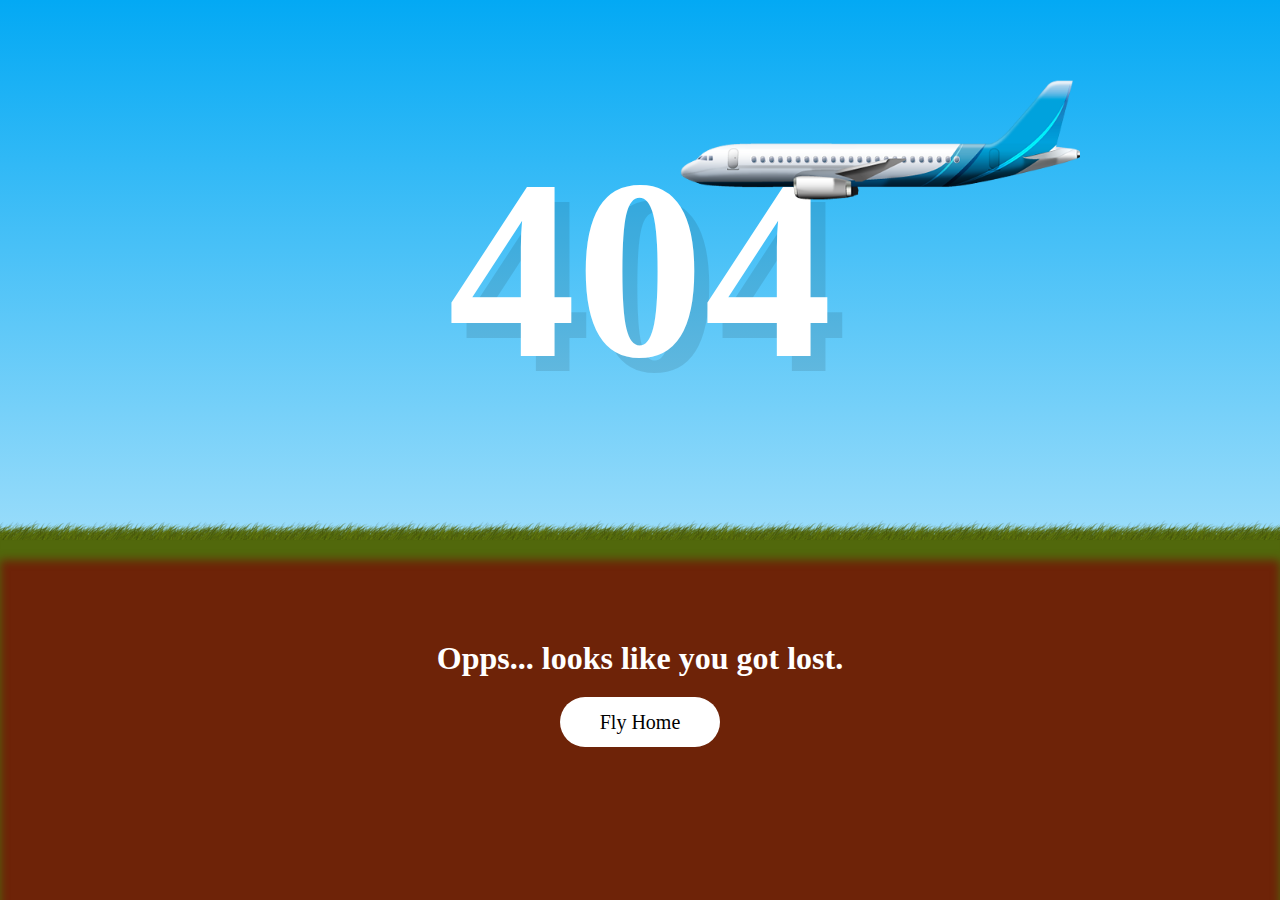
<file: 404-animated-page/index.html>
<!DOCTYPE html>
<html lang="en">
<head>
  <meta charset="UTF-8">
  <meta name="viewport" content="width=device-width, initial-scale=1.0">
  <title>404 Page Not Found</title>
  <link rel="stylesheet" href="style.css">
</head>
<body>
  <div class="error">
    <div class="sky">
      <h2><span>4</span><span>0</span><span>4</span></h2>
      <div class="grass"></div>
      <img src="img/plane.png" class="plane" alt="Plane">
    </div>
    <div class="field">
      <h2>Opps... looks like you got lost.</h2>
      <a href="#">Fly Home</a>
    </div>
  </div>
</body>
</html>
</file>
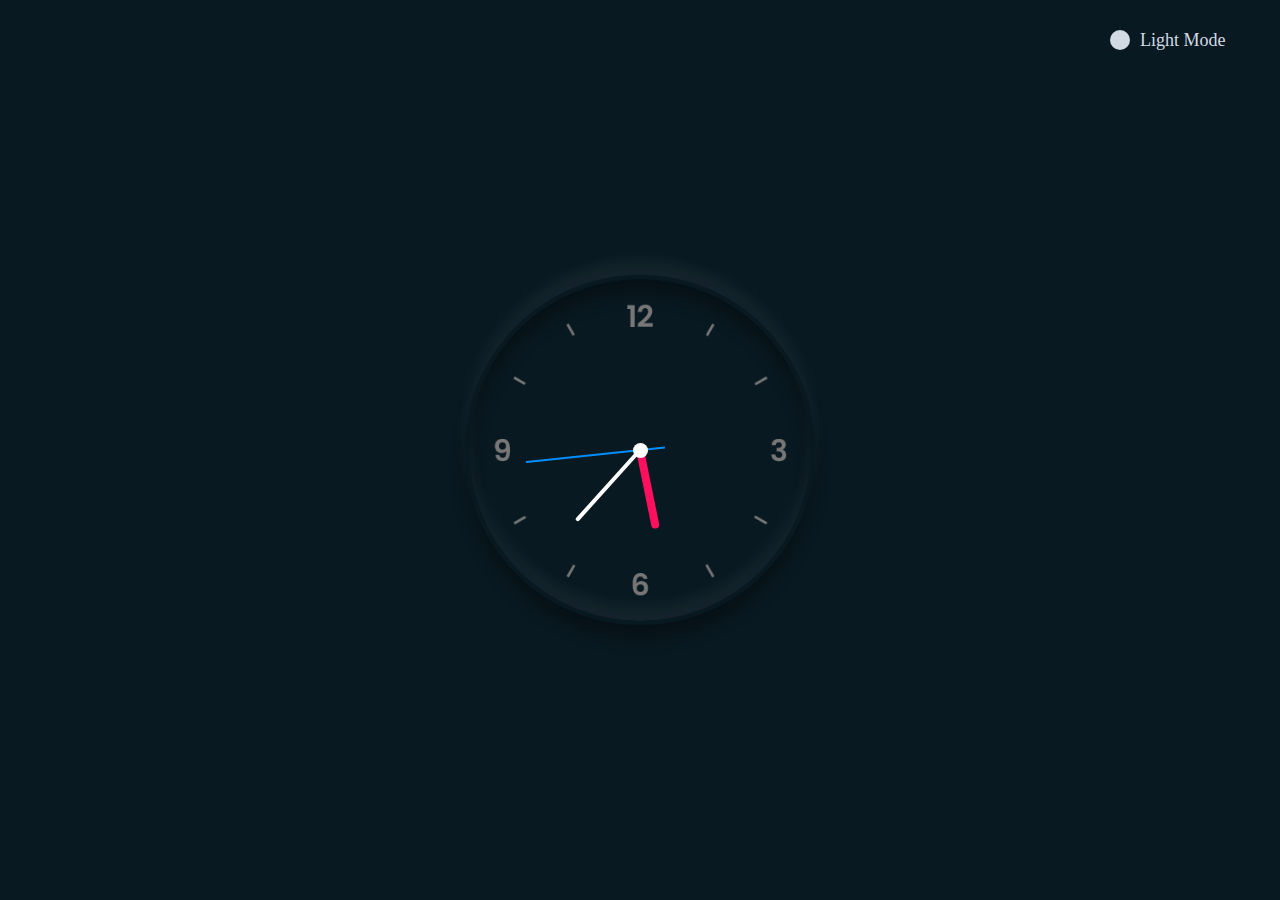
<file: analog-clock-darkmode/index.html>
<!DOCTYPE html>
<html lang="en">
<head>
  <meta charset="UTF-8">
  <meta name="viewport" content="width=device-width, initial-scale=1.0">
  <title>Js Analog Clock with Darkmode Option</title>
  <link rel="stylesheet" href="style.css">
</head>
<body>
  <div class="clock">
    <div class="hour">
      <div class="hr" id="hr"></div>
    </div>
    <div class="min">
      <div class="mn" id="mn"></div>
    </div>
    <div class="sec">
      <div class="sc" id="sc"></div>
    </div>
  </div>
  <div class="toggleClass" onclick="toggleClass()"></div>
  <script src="script.js"></script>
</body>
</html>
</file>
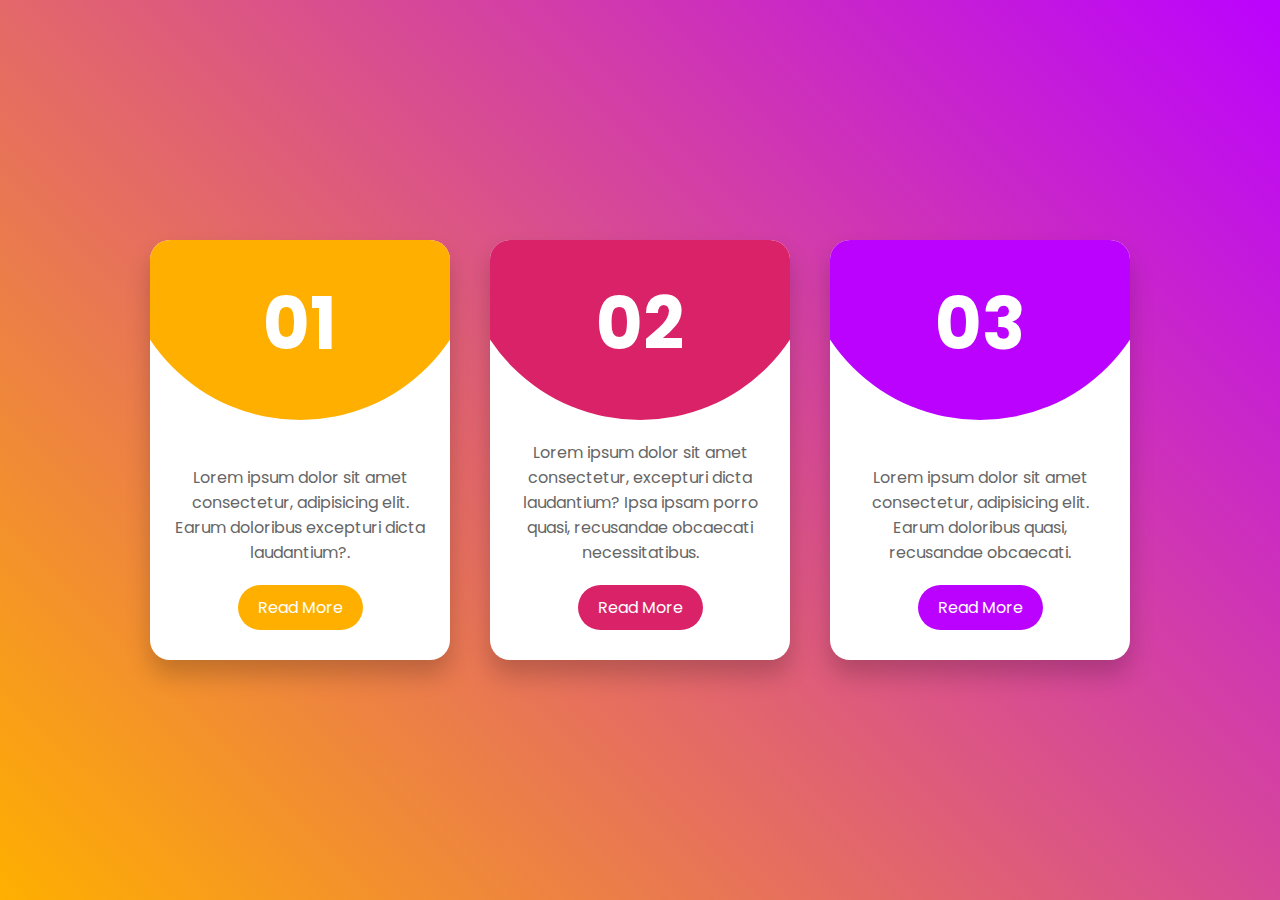
<file: responsive-card/index.html>
<!DOCTYPE html>
<html lang="en">
<head>
  <meta charset="UTF-8">
  <meta name="viewport" content="width=device-width, initial-scale=1.0">
  <title>Responsive CSS Card Hover Effects</title>
  <link rel="stylesheet" href="style.css">
</head>
<body>
  <div class="container">
    <div class="card">
      <div class="circle">
        <h2>01</h2>
      </div>
      <div class="content">
        <p>Lorem ipsum dolor sit amet consectetur, adipisicing elit. Earum doloribus excepturi dicta laudantium?.</p>
        <a href="#">Read More</a>
      </div>
    </div>
    <div class="card">
      <div class="circle">
        <h2>02</h2>
      </div>
      <div class="content">
        <p>Lorem ipsum dolor sit amet consectetur, excepturi dicta laudantium? Ipsa ipsam porro quasi, recusandae obcaecati necessitatibus.</p>
        <a href="#">Read More</a>
      </div>
    </div>
    <div class="card">
      <div class="circle">
        <h2>03</h2>
      </div>
      <div class="content">
        <p>Lorem ipsum dolor sit amet consectetur, adipisicing elit. Earum doloribus quasi, recusandae obcaecati.</p>
        <a href="#">Read More</a>
      </div>
    </div>
  </div>
</body>
</html>
</file>
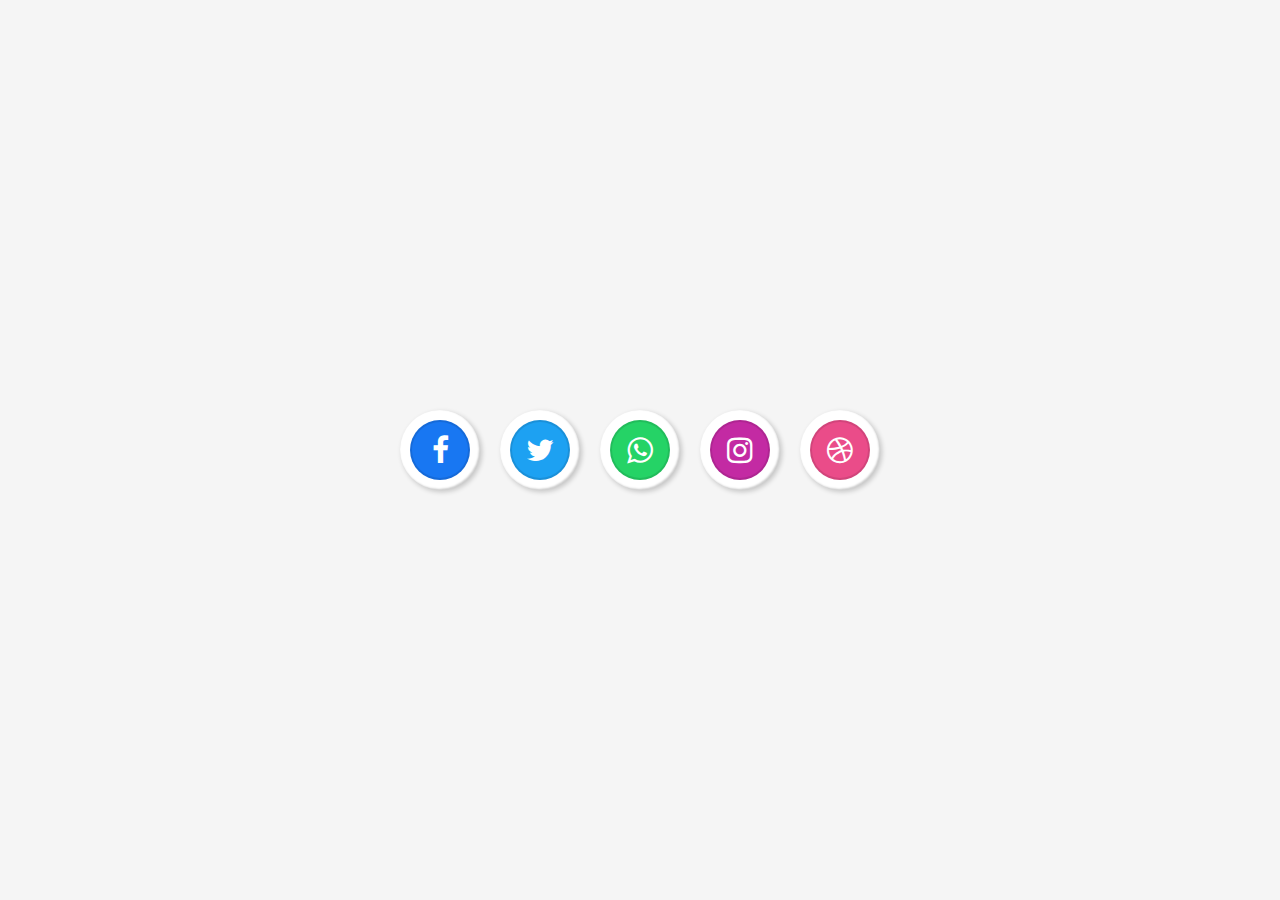
<file: social-icons-hover/index.html>
<!DOCTYPE html>
<html lang="en">
<head>
  <meta charset="UTF-8">
  <meta name="viewport" content="width=device-width, initial-scale=1.0">
  <title>Social Media Icon Hover Effect</title>
  <link rel="stylesheet" href="https://stackpath.bootstrapcdn.com/font-awesome/4.7.0/css/font-awesome.min.css">
  <link rel="stylesheet" href="style.css">
</head>
<body>
  <ul>
    <li><a href="#"><i class="fa fa-facebook" aria-hidden="true"></i></a></li>
    <li><a href="#"><i class="fa fa-twitter" aria-hidden="true"></i></a></li>
    <li><a href="#"><i class="fa fa-whatsapp" aria-hidden="true"></i></a></li>
    <li><a href="#"><i class="fa fa-instagram" aria-hidden="true"></i></a></li>
    <li><a href="#"><i class="fa fa-dribbble" aria-hidden="true"></i></a></li>
  </ul>
</body>
</html>
</file>
<file: 404-animated-page/style.css>
* {
  margin: 0;
  padding: 0;
  box-sizing: border-box;
  font-family: consolas;
}

.error {
  min-height: 100vh;
  background: linear-gradient(0deg, #fff, #03a9f4);
}

.sky {
  position: relative;
  widows: 100%;
  height: 60vh;
  display: flex;
  justify-content: center;
  align-items: center;
}

.sky h2 {
  font-size: 16em;
  color: white;
  text-shadow: 15px 15px rgba(0, 0, 0, 0.1);
}

.sky h2 span {
  display: inline-block;
  animation: animate 2s ease-in-out infinite;
}

.sky h2 span:nth-child(even) {
  animation-delay: -1s;
}

@keyframes animate {
  0%, 100% {
    transform: translateY(-50px);
  }
  50% {
    transform: translateY(50px);
  }
}

.field {
  padding: 100px;
  height: 40vh;
  background: #6e2308;
  box-shadow: inset 0 20px 10px #51680c;
  text-align: center;
}

.field h2 {
  color: #fff;
  font-size: 2em;
  margin-bottom: 20px;
}

.field a {
  background: #fff;
  color: #000;
  width: 160px;
  height: 50px;
  line-height: 50px;
  border-radius: 50px;
  display: inline-block;
  text-decoration: none;
  font-size: 20px;
}

.plane {
  position: absolute;
  bottom: 200px;
  right: 200px;
  max-width: 400px;
}

.grass {
  position: absolute;
  bottom: 0;
  width: 100%;
  height: 20px;
  background: url(img/grass.png);
  background-position: bottom;
  animation: animateGrass 0.2s linear infinite;
}

@keyframes animateGrass {
  0% {
    background-position: -94px 0;
  }
  100% {
    background-position: 0 0;
  }
}
</file>
<file: analog-clock-darkmode/style.css>
* {
  margin: 0;
  padding: 0;
  box-sizing: border-box;
}

body {
  display: flex;
  justify-content: center;
  align-items: center;
  min-height: 100vh;
  background: #091921;
}

body.light {
  background: #d1dae3;
}

.clock {
  width: 350px;
  height: 350px;
  display: flex;
  justify-content: center;
  align-items: center;
  background: url(img/clock.png);
  background-size: cover;
  border: 4px solid #091921;
  border-radius: 50%;
  box-shadow: 0 -15px 15px rgba(255, 255, 255, 0.05),
          inset 0 -15px 15px rgba(255, 255, 255, 0.05),
          0 15px 15px rgba(0, 0, 0, 0.3),
          inset 0 15px 15px rgba(0, 0, 0, 0.3);
}

body.light .clock {
  background: #d1dae3 url(img/clock.png);
  background-size: cover;
  border: 4px solid #cad3dc;
  box-shadow: -8px -8px 15px rgba(255, 255, 255, 0.5),
               10px 10px 10px rgba(0, 0, 0, 0.3),
          inset -8px -8px 15px rgba(255, 255, 255, 0.5),
          inset 10px 10px 1opx rgba(0, 0, 0, 0.1);
}

.clock::before {
  content: '';
  position: absolute;
  width: 15px;
  height: 15px;
  background: #fff;
  border-radius: 50%;
  z-index: 10000;
}

body.light .clock::before {
  background: #008eff;
}

.clock .hour,
.clock .min,
.clock .sec {
  position: absolute;
}

.clock .hour, .hr {
  width: 160px;
  height: 160px;
}

.clock .min, .mn {
  width: 190px;
  height: 190px;
}

.clock .sec, .sc {
  width: 230px;
  height: 230px;
}


.hr, .mn, .sc {
  display: flex;
  justify-content: center;
  position: absolute;
  border-radius: 50%;
}

.hr:before {
  content: '';
  position: absolute;
  width: 8px;
  height: 80px;
  background: #ff105e;
  z-index: 10;
  border-radius: 6px 6px 0 0;
}

.mn:before {
  content: '';
  position: absolute;
  width: 4px;
  height: 90px;
  background: #fff;
  z-index: 11;
  border-radius: 6px 6px 0 0;
}

body.light .mn:before {
  background: #091921;
}

.sc::before {
  content: '';
  position: absolute;
  width: 2px;
  height: 140px;
  background: #008eff;
  z-index: 12;
  border-radius: 6px 6px 0 0;
}


.toggleClass {
  position: absolute;
  top: 30px;
  right: 150px;
  width: 20px;
  height: 20px;
  font-size: 18px;
  border-radius: 50%;
  background: #d1dae3;
  color: #d1dae3;
  font-family: consolas;
  cursor: pointer;
  display: flex;
  align-items: center;
}

.toggleClass::before {
  position: absolute;
  content: 'Light Mode';
  white-space: nowrap;
  left: 30px;
}

body.light .toggleClass {
  background: #091921;
  color: #091921;
}

body.light .toggleClass::before {
  content: 'Dark Mode';
}
</file>
<file: responsive-card/style.css>
@import url('https://fonts.googleapis.com/css2?family=Poppins:wght@300;400;500;600;700;800;900&display=swap');

* {
  margin: 0;
  padding: 0;
  box-sizing: border-box;
  font-family: 'Poppins', sans-serif;
}

body {
  display: flex;
  justify-content: center;
  align-items: center;
  min-height: 100vh;
  background: linear-gradient(45deg, #ffaf00, #bb02ff);
  background-attachment: fixed;
}

.container {
  position: relative;
  width: 100vw;
  padding: 20px;
  display: flex;
  justify-content: center;
  align-items: center;
  flex-wrap: wrap;
}

.card {
  position: relative;
  width: 300px;
  height: 420px;
  background: white;
  margin: 20px;
  border-radius: 20px;
  overflow: hidden;
  box-shadow: 0 15px 25px rgba(0, 0, 0, 0.2);
  transition: .6s;
}

.circle {
  position: relative;
  width: 100%;
  height: 100%;
  background: black;
  clip-path: circle(180px at center 0);
  text-align: center;
}

h2 {
  color: white;
  font-size: 4.5em;
  padding: 30px 0;
}

.content {
  position: absolute;
  bottom: 10px;
  padding: 20px;
  text-align: center;
}

p {
  color: #666;
}

a {
  position: relative;
  display: inline-block;
  padding: 10px 20px;
  background: black;
  color: white;
  border-radius: 40px;
  text-decoration: none;
  margin-top: 20px;
}

.card:nth-child(1) .circle,
.card:nth-child(1) .content a {
  background: #ffaf00;
}

.card:nth-child(2) .circle,
.card:nth-child(2) .content a {
  background: #da2268;
}

.card:nth-child(3) .circle,
.card:nth-child(3) .content a {
  background: #bb02ff;
}

.container:hover .card {
  filter: blur(20px);
  transform: scale(0.9);
  opacity: .5;
}

.container .card:hover {
  filter: blur(0px);
  transform: scale(1.1);
  opacity: 1;
}
</file>
<file: social-icons-hover/style.css>
* {
  margin: 0;
  padding: 0;
  box-sizing: border-box;
}

body {
  display: flex;
  justify-content: center;
  align-items: center;
  min-height: 100vh;
  background: #f5f5f5;
}

ul {
  position: relative;
  display: flex;
}

ul li {
  position: relative;
  list-style: none;
}

ul li a {
  position: relative;
  width: 80px;
  height: 80px;
  display: flex;
  justify-content: center;
  align-items: center;
  background: #fff;
  margin: 0 10px;
  text-decoration: none;
  font-size: 30px;
  border-radius: 50%;
  color: #e2e2e2;
  box-shadow: inset -1px -1px 2px rgba(0, 0, 0, 0.2), 
                      2px 2px 5px rgba(0, 0, 0, .2);
  transition: .5s;
}

ul li a:hover {
  color: #999;
  transform: translateY(-20px);
  box-shadow: inset -1px -1px 2px rgba(0, 0, 0, 0.2), 
                      2px 24px 10px rgba(0, 0, 0, .1);
}

ul li a .fa {
  color: #fff;
  position: relative;
  z-index: 1;
}

ul li a:before {
  content: '';
  position: absolute;
  top: 10px;
  left: 10px;
  right: 10px;
  bottom: 10px;
  border-radius: 50%;
  border: 2px solid rgba(0, 0, 0, .1);
}

ul li:nth-child(1) a:before {
  background: #1877f2;
}

ul li:nth-child(2) a:before {
  background: #1da1f2;
}
ul li:nth-child(3) a:before {
  background: #25d366;
}
ul li:nth-child(4) a:before {
  background: #c32aa3;
}
ul li:nth-child(5) a:before {
  background: #ea4c89;
}
</file>
